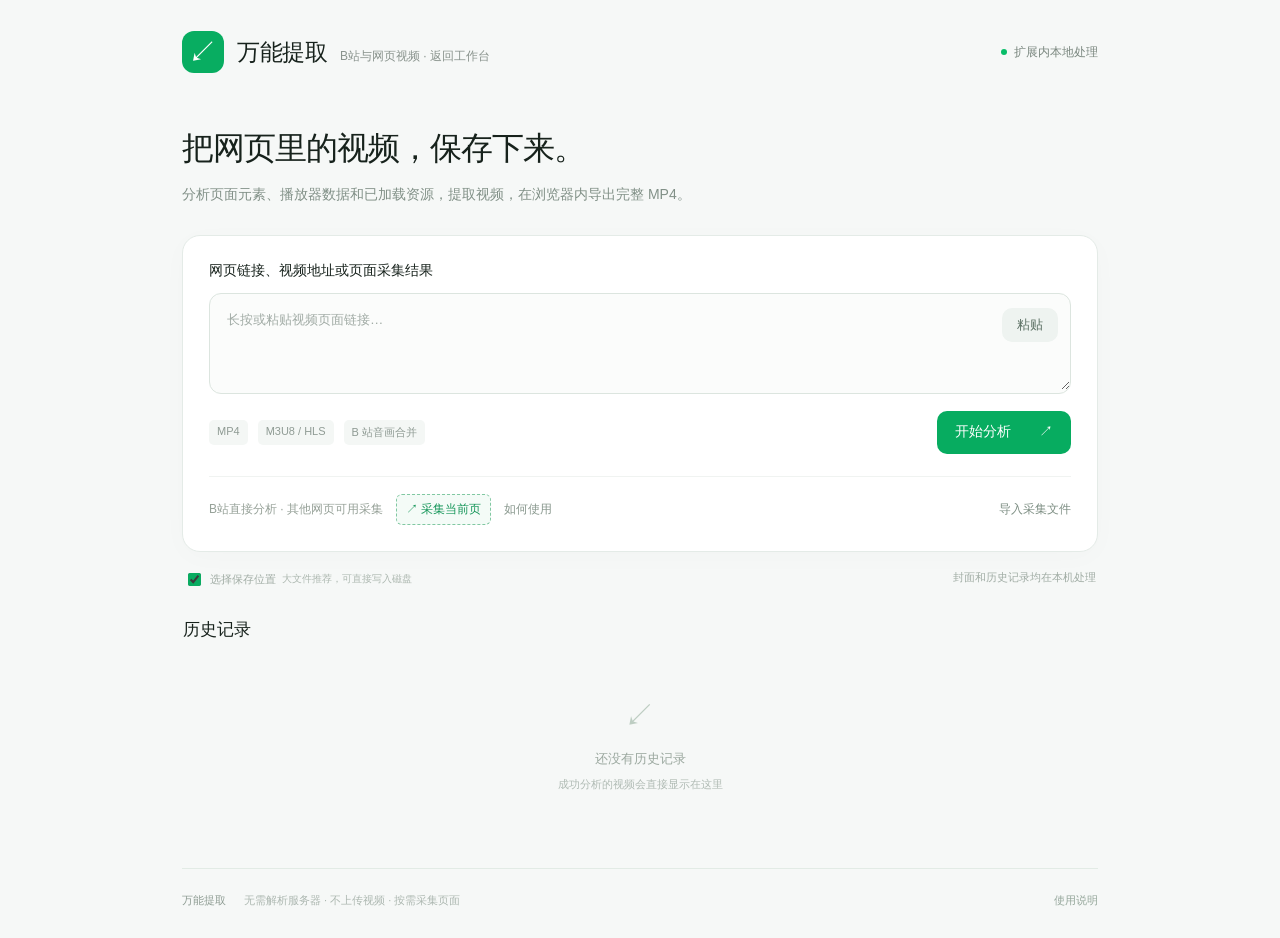
<file: video/index.html>
<!doctype html>
<html lang="zh-CN">
<head>
  <meta charset="utf-8"><meta name="viewport" content="width=device-width,initial-scale=1">
  <meta name="referrer" content="no-referrer"><title>万能提取 · B站与网页视频</title>
  <link rel="stylesheet" href="style.css">
  <script src="lib/bilibili.js" defer></script><script src="lib/collector.js" defer></script><script src="lib/media.js" defer></script><script src="vendor/mux.min.js" defer></script><script src="lib/mp4.js" defer></script><script src="lib/download.js" defer></script><script src="lib/dash.js" defer></script><script src="lib/source-bridge.js" defer></script><script src="lib/player-share.js" defer></script><script src="share-config.js" defer></script><script src="extension-adapter.js" defer></script><script src="app.js" defer></script>
</head>
<body>
  <main>
    <header class="header"><a class="brand" href="../app.html"><span class="brand-icon">↙</span><span>万能提取<small>B站与网页视频 · 返回工作台</small></span></a><span class="local"><i></i> 扩展内本地处理</span></header>
    <section class="intro"><h1>把网页里的视频，保存下来。</h1><p>分析页面元素、播放器数据和已加载资源，提取视频，在浏览器内导出完整 MP4。</p></section>
    <section class="input-card">
      <label for="input">网页链接、视频地址或页面采集结果</label>
      <div class="input-row"><textarea id="input" rows="3" placeholder="长按或粘贴视频页面链接…" maxlength="524288" spellcheck="false"></textarea><button id="paste" class="paste">粘贴</button></div>
      <div class="input-actions"><div class="input-hints"><span>MP4</span><span>M3U8 / HLS</span><span>B 站音画合并</span></div><button id="analyze" class="primary">开始分析 <span>↗</span></button></div>
      <div class="capture-row"><span>B站直接分析 · 其他网页可用采集</span><a id="bookmark" class="bookmark" href="#" draggable="true">↗ 采集当前页</a><button id="helpToggle" class="text">如何使用</button><label class="import-label" for="importFile">导入采集文件</label><input type="file" id="importFile" accept=".json,application/json" hidden></div>
      <div id="captureHelp" class="help" hidden><strong>B站直接粘贴链接即可，无需书签</strong><p>扩展会在后台打开原视频页。若需要登录或验证，打开下方原页面完成后，回到这里重新分析。下载期间保持原视频页面和本工作台打开。</p><strong>其他网页不能直接读取时</strong><ol><li>打开视频所在页面，先播放视频。</li><li>点击书签栏的「采集当前页」。已添加旧书签的用户请重新拖入更新。</li><li>点「返回下载」，选择清晰度并导出 MP4。</li></ol><p>B 站下载时请保持原视频页面打开。清晰度以当前可观看的内容为准。其他网站也可复制采集结果后导入。</p><a id="sourcePage" class="open-source" target="_blank" rel="noopener noreferrer" hidden>打开待分析页面 ↗</a></div>
    </section>
    <div id="status" class="status" role="status" aria-live="polite" hidden></div>
    <section id="resultsSection" hidden><div class="section-title"><h2>提取结果 <span id="resultCount"></span></h2><button id="clearResult" class="text">清空结果</button></div><div id="results"></div></section>
    <section id="job" class="job" hidden aria-live="polite"><div class="job-top"><strong id="jobTitle">准备下载…</strong><button id="cancel" class="text">取消下载</button></div><progress id="progress" max="100" value="0"></progress><div class="job-bottom"><span id="jobDetail"></span><span id="jobPercent"></span></div></section>
    <div class="save-option"><label><input type="checkbox" id="saveAs"> 选择保存位置<small>大文件推荐，可直接写入磁盘</small></label><span>封面和历史记录均在本机处理</span></div>
    <section class="history"><div class="section-title"><h2>历史记录</h2><button id="clearHistory" class="text">清空</button></div><div id="historyList"></div><div id="empty" class="empty"><span>↙</span><p>还没有历史记录</p><small>成功分析的视频会直接显示在这里</small></div></section>
    <footer>万能提取 <span>无需解析服务器 · 不上传视频 · 按需采集页面</span><a href="../guide.html" target="_blank" rel="noopener">使用说明</a></footer>
  </main>
  <dialog id="shareDialog" class="share-dialog"><form method="dialog"><button class="share-close" aria-label="关闭分享">×</button></form><h2>分享纯净播放页</h2><p>对方打开后只显示视频与播放控制。</p><label for="shareUrl" class="sr-only">分享链接</label><input id="shareUrl" readonly><div class="share-actions"><button id="copyShare" class="primary">复制分享链接</button><a id="openShare" target="_blank" rel="noopener noreferrer">打开播放页 ↗</a></div><small>来源视频失效时，分享页也会无法播放。</small><p id="shareStatus" role="status" aria-live="polite"></p></dialog>

</body>
</html>
</file>
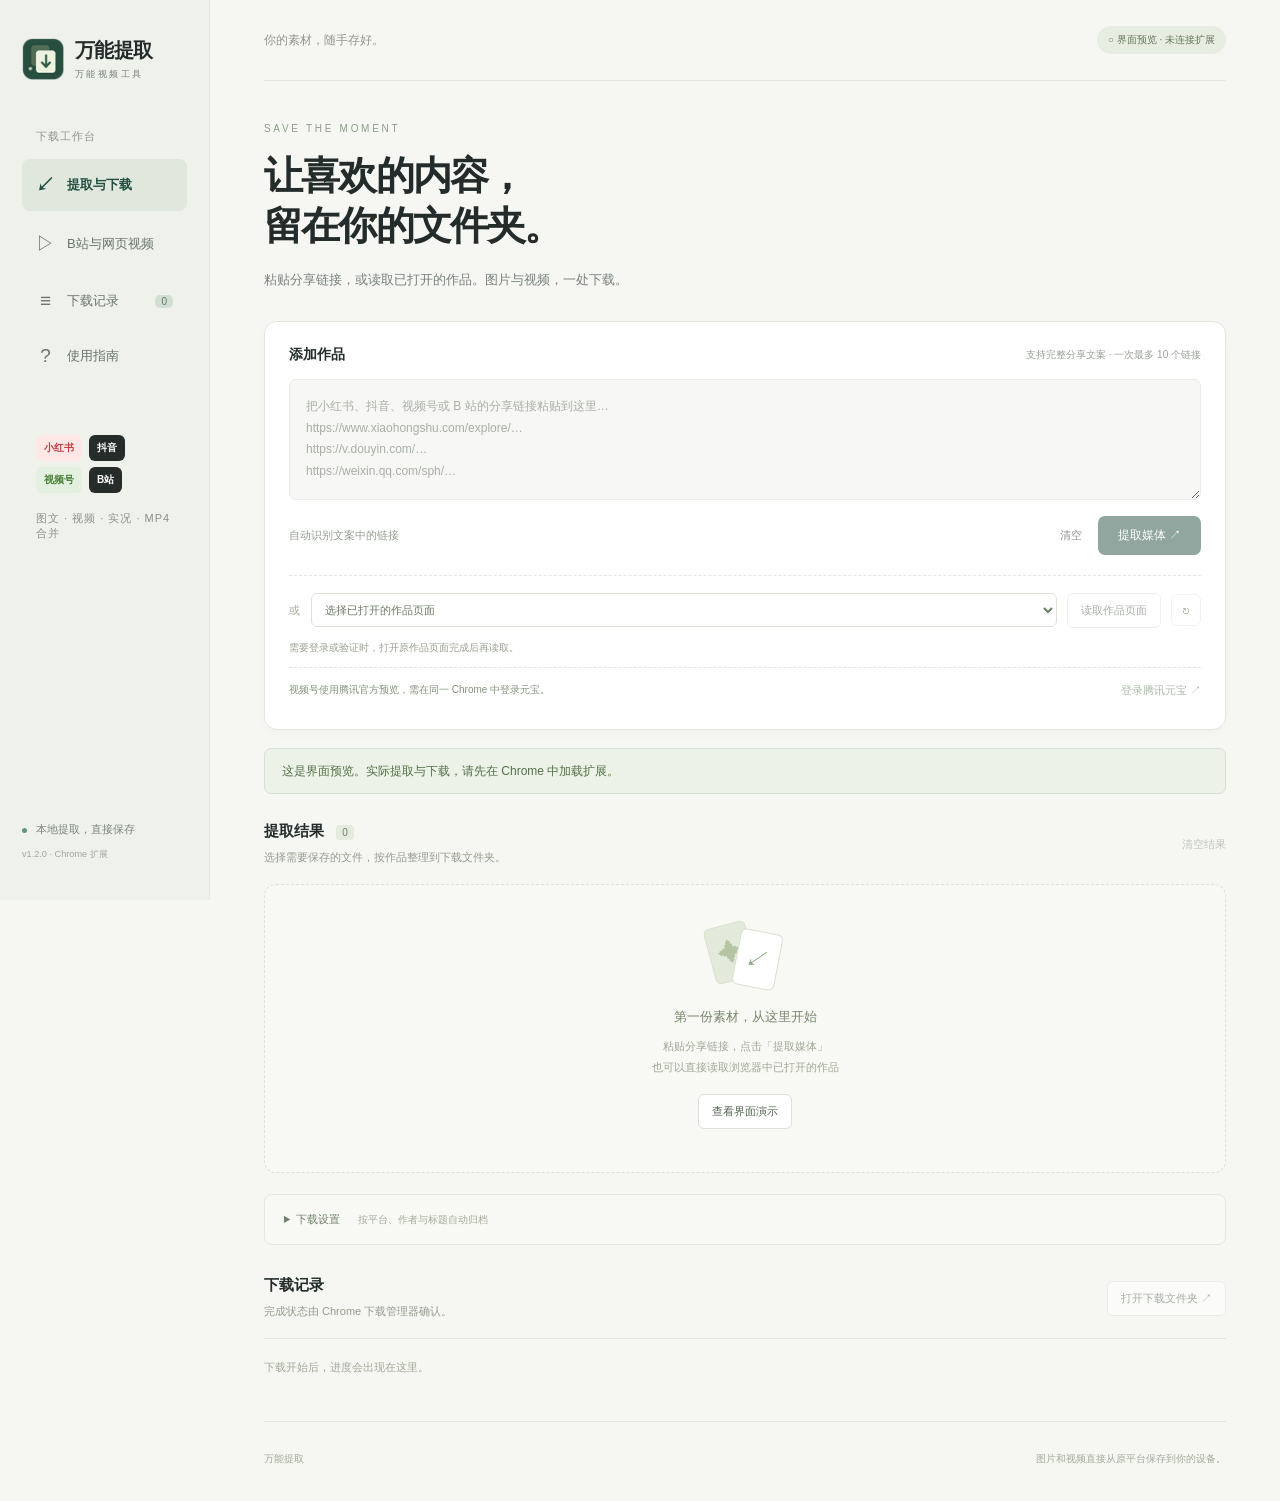
<file: app.html>
<!doctype html>
<html lang="zh-CN">
<head>
  <meta charset="UTF-8">
  <meta name="viewport" content="width=device-width,initial-scale=1">
  <title>万能提取 · 小红书 / 抖音 / 视频号 / B站</title>
  <link rel="icon" href="icons/32.png">
  <link rel="stylesheet" href="app.css">
  <script src="lib/core.js" defer></script>
  <script src="video/lib/bilibili.js" defer></script>
  <script src="app.js" defer></script>
</head>
<body>
  <div class="shell">
    <aside class="sidebar">
      <a class="brand" href="app.html"><img src="icons/48.png" width="42" height="42" alt=""><span>万能提取<small>万能视频工具</small></span></a>
      <p class="side-label">下载工作台</p>
      <a class="nav active" href="#workspace"><span>↙</span> 提取与下载</a>
      <a class="nav" href="video/index.html"><span>▷</span> B站与网页视频</a>
      <a class="nav" href="#history"><span>≡</span> 下载记录 <b id="historyCount">0</b></a>
      <a class="nav" href="guide.html" target="_blank" rel="noopener"><span>?</span> 使用指南</a>
      <div class="supported"><span class="platform-icon xhs">小红书</span><span class="platform-icon dy">抖音</span><span class="platform-icon wx">视频号</span><span class="platform-icon dy">B站</span><p>图文 · 视频 · 实况 · MP4 合并</p></div>
      <div class="side-bottom"><span class="green-dot"></span> 本地提取，直接保存<small>v1.2.0 · Chrome 扩展</small></div>
    </aside>
    <main id="workspace">
      <header class="topbar"><span>你的素材，随手存好。</span><span class="local-badge" id="modeBadge">● 本地工作台</span></header>
      <section class="intro"><p class="eyebrow">SAVE THE MOMENT</p><h1>让喜欢的内容，<br>留在你的文件夹。</h1><p class="intro-copy">粘贴分享链接，或读取已打开的作品。图片与视频，一处下载。</p></section>
      <section class="input-panel">
        <div class="panel-heading"><h2>添加作品</h2><span>支持完整分享文案 · 一次最多 10 个链接</span></div>
        <label class="sr-only" for="shareInput">分享链接或分享文案</label>
        <textarea id="shareInput" rows="4" spellcheck="false" placeholder="把小红书、抖音、视频号或 B 站的分享链接粘贴到这里…&#10;https://www.xiaohongshu.com/explore/…&#10;https://v.douyin.com/…&#10;https://weixin.qq.com/sph/…"></textarea>
        <div class="input-footer"><span id="linkCount">自动识别文案中的链接</span><div><button id="clearInput" class="text-button">清空</button><button id="parseButton" class="primary">提取媒体 <span>↗</span></button></div></div>
        <div class="source-row"><span class="or">或</span><label class="sr-only" for="sourceTab">已打开的作品页面</label><select id="sourceTab"><option value="">选择已打开的作品页面</option></select><button id="readTabButton" class="secondary">读取作品页面</button><button id="refreshTabs" class="icon-button" title="刷新作品页面列表" aria-label="刷新作品页面列表">↻</button></div>
        <p class="note">需要登录或验证时，打开原作品页面完成后再读取。</p>
        <div class="wechat-note"><span>视频号使用腾讯官方预览，需在同一 Chrome 中登录元宝。</span><button id="wechatLogin" class="text-button">登录腾讯元宝 ↗</button></div>
      </section>
      <div id="status" class="status" role="status" aria-live="polite" hidden></div>
      <div id="failures" class="failures"></div>
      <section class="results-section" aria-label="提取结果">
        <div class="section-heading"><div><h2>提取结果 <span class="counter" id="resultCount">0</span></h2><p>选择需要保存的文件，按作品整理到下载文件夹。</p></div><button id="clearResults" class="text-button">清空结果</button></div>
        <div id="results"></div>
        <div id="emptyState" class="empty-state"><div class="empty-art"><span class="art-card back">✦</span><span class="art-card front">↙</span></div><h3>第一份素材，从这里开始</h3><p>粘贴分享链接，点击「提取媒体」<br>也可以直接读取浏览器中已打开的作品</p><button id="demoButton" class="secondary" hidden>查看界面演示</button></div>
      </section>
      <details class="settings"><summary>下载设置 <span>按平台、作者与标题自动归档</span></summary><div class="settings-content"><label for="folder">下载目录名称<input id="folder" type="text" maxlength="40" value="万能提取"></label><label class="checkbox-label"><input id="saveAs" type="checkbox"> 每个文件都询问保存位置</label><p>默认位置：Chrome 下载目录 / <span id="folderHint">万能提取</span> / 平台 / 作者与标题。批量下载建议关闭逐个询问。</p></div></details>
      <section id="history" class="history"><div class="section-heading"><div><h2>下载记录</h2><p>完成状态由 Chrome 下载管理器确认。</p></div><button id="openFolder" class="secondary">打开下载文件夹 ↗</button></div><div id="downloads"><p class="history-empty">下载开始后，进度会出现在这里。</p></div></section>
      <footer>万能提取 <span>图片和视频直接从原平台保存到你的设备。</span></footer>
    </main>
  </div>
  <dialog id="preview"><div class="preview-heading"><h2 id="previewTitle">媒体预览</h2><button id="closePreview" class="icon-button" aria-label="关闭预览">×</button></div><div id="previewBody"></div></dialog>
</body>
</html>
</file>
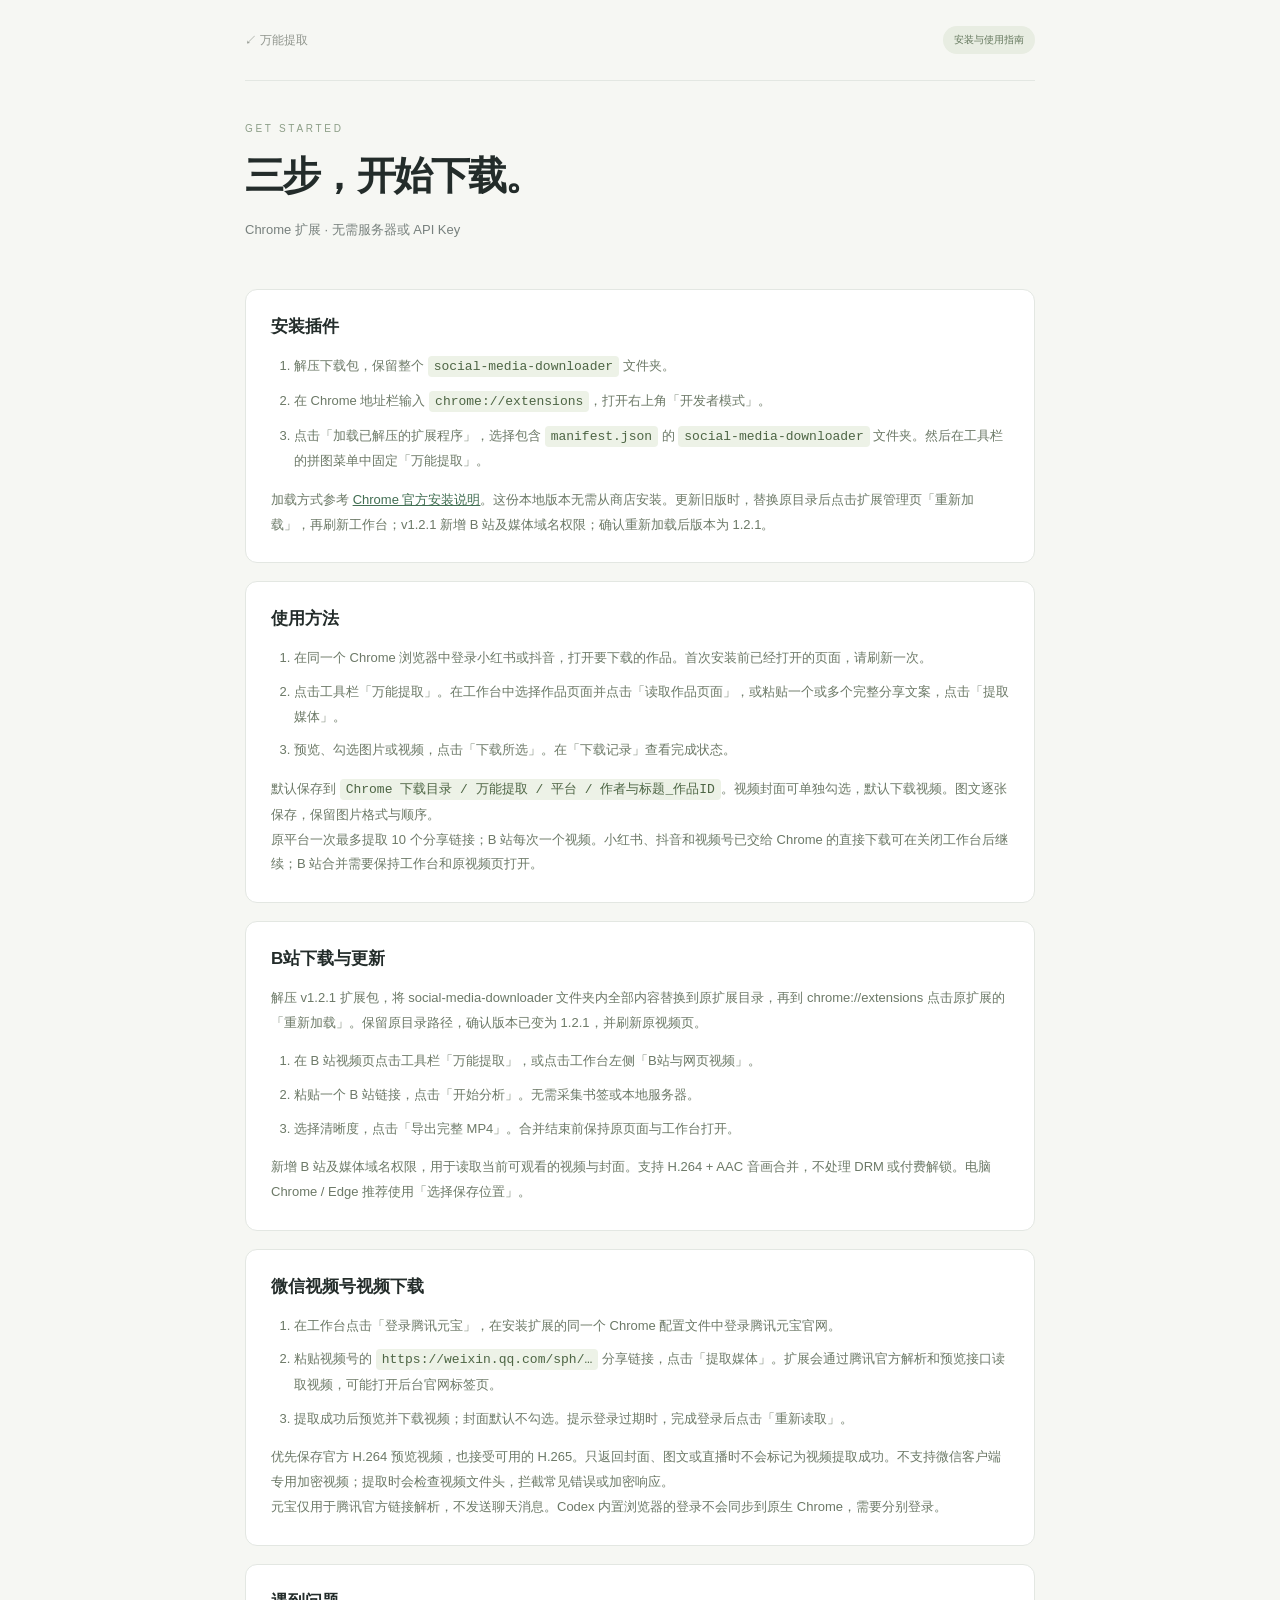
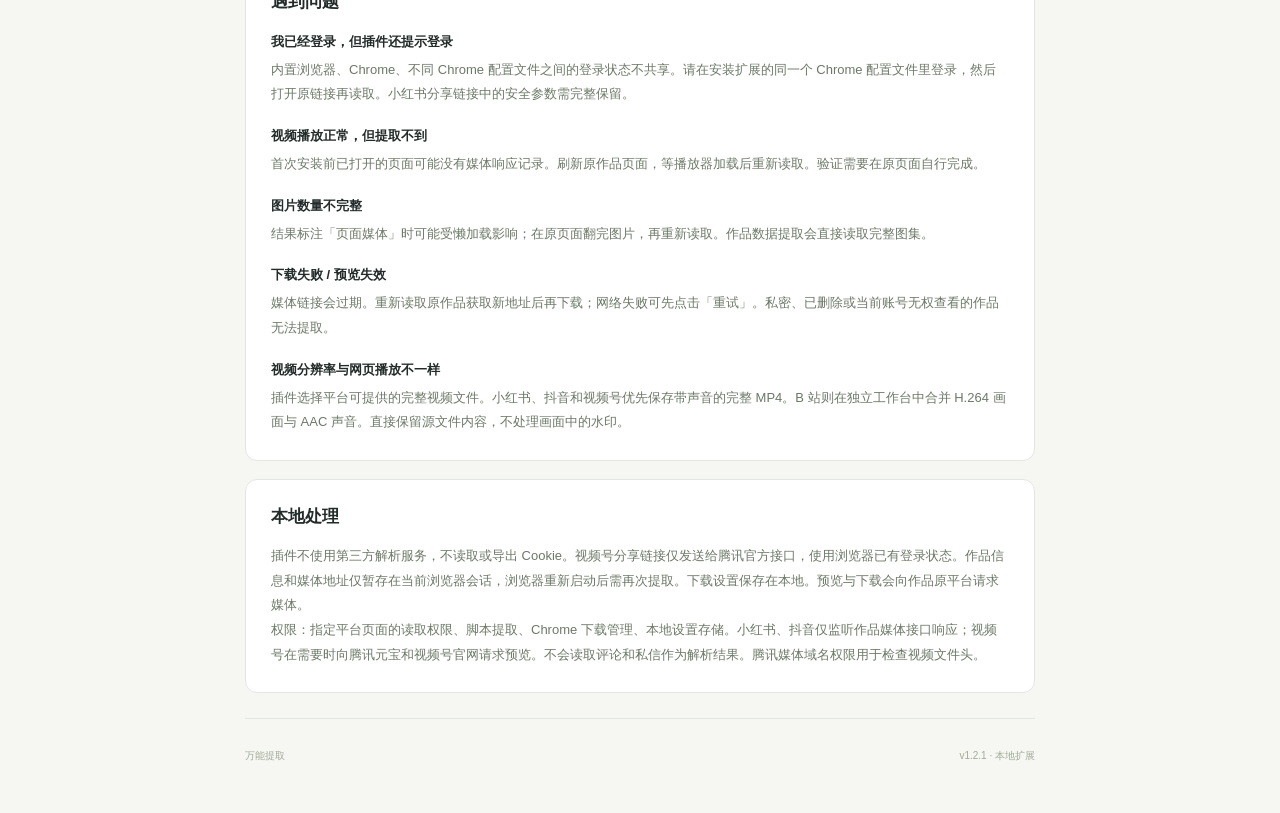
<file: guide.html>
<!doctype html>
<html lang="zh-CN"><head><meta charset="utf-8"><meta name="viewport" content="width=device-width,initial-scale=1"><title>万能提取 · 安装与使用</title><link rel="stylesheet" href="app.css"><style>main{max-width:850px;padding:0 30px 50px}.guide-card{background:white;border:1px solid var(--line);padding:25px;border-radius:12px;margin:18px 0}.guide-card h2{font-size:17px;margin-bottom:16px}.guide-card p,.guide-card li{font-size:13px;line-height:1.9;color:#6c7967}.guide-card li{margin:9px 0}.guide-card code{background:#edf2e7;padding:3px 6px;border-radius:4px;color:#4d6544}.guide-card a{color:#416e52;text-decoration:underline}.guide-card ol{padding-left:23px}.guide-card h3{font-size:13px;margin:20px 0 7px}</style></head><body><main><header class="topbar"><a href="app.html">↙ 万能提取</a><span class="local-badge">安装与使用指南</span></header><section class="intro"><p class="eyebrow">GET STARTED</p><h1>三步，开始下载。</h1><p class="intro-copy">Chrome 扩展 · 无需服务器或 API Key</p></section><section class="guide-card"><h2>安装插件</h2><ol><li>解压下载包，保留整个 <code>social-media-downloader</code> 文件夹。</li><li>在 Chrome 地址栏输入 <code>chrome://extensions</code>，打开右上角「开发者模式」。</li><li>点击「加载已解压的扩展程序」，选择包含 <code>manifest.json</code> 的 <code>social-media-downloader</code> 文件夹。然后在工具栏的拼图菜单中固定「万能提取」。</li></ol><p>加载方式参考 <a href="https://developer.chrome.com/docs/extensions/get-started/tutorial/hello-world#load-unpacked" target="_blank" rel="noopener">Chrome 官方安装说明</a>。这份本地版本无需从商店安装。更新旧版时，替换原目录后点击扩展管理页「重新加载」，再刷新工作台；v1.2.1 新增 B 站及媒体域名权限；确认重新加载后版本为 1.2.1。</p></section><section class="guide-card"><h2>使用方法</h2><ol><li>在同一个 Chrome 浏览器中登录小红书或抖音，打开要下载的作品。首次安装前已经打开的页面，请刷新一次。</li><li>点击工具栏「万能提取」。在工作台中选择作品页面并点击「读取作品页面」，或粘贴一个或多个完整分享文案，点击「提取媒体」。</li><li>预览、勾选图片或视频，点击「下载所选」。在「下载记录」查看完成状态。</li></ol><p>默认保存到 <code>Chrome 下载目录 / 万能提取 / 平台 / 作者与标题_作品ID</code>。视频封面可单独勾选，默认下载视频。图文逐张保存，保留图片格式与顺序。</p><p>原平台一次最多提取 10 个分享链接；B 站每次一个视频。小红书、抖音和视频号已交给 Chrome 的直接下载可在关闭工作台后继续；B 站合并需要保持工作台和原视频页打开。</p></section><section class="guide-card"><h2>B站下载与更新</h2><p>解压 v1.2.1 扩展包，将 social-media-downloader 文件夹内全部内容替换到原扩展目录，再到 chrome://extensions 点击原扩展的「重新加载」。保留原目录路径，确认版本已变为 1.2.1，并刷新原视频页。</p><ol><li>在 B 站视频页点击工具栏「万能提取」，或点击工作台左侧「B站与网页视频」。</li><li>粘贴一个 B 站链接，点击「开始分析」。无需采集书签或本地服务器。</li><li>选择清晰度，点击「导出完整 MP4」。合并结束前保持原页面与工作台打开。</li></ol><p>新增 B 站及媒体域名权限，用于读取当前可观看的视频与封面。支持 H.264 + AAC 音画合并，不处理 DRM 或付费解锁。电脑 Chrome / Edge 推荐使用「选择保存位置」。</p></section><section class="guide-card"><h2>微信视频号视频下载</h2><ol><li>在工作台点击「登录腾讯元宝」，在安装扩展的同一个 Chrome 配置文件中登录腾讯元宝官网。</li><li>粘贴视频号的 <code>https://weixin.qq.com/sph/…</code> 分享链接，点击「提取媒体」。扩展会通过腾讯官方解析和预览接口读取视频，可能打开后台官网标签页。</li><li>提取成功后预览并下载视频；封面默认不勾选。提示登录过期时，完成登录后点击「重新读取」。</li></ol><p>优先保存官方 H.264 预览视频，也接受可用的 H.265。只返回封面、图文或直播时不会标记为视频提取成功。不支持微信客户端专用加密视频；提取时会检查视频文件头，拦截常见错误或加密响应。</p><p>元宝仅用于腾讯官方链接解析，不发送聊天消息。Codex 内置浏览器的登录不会同步到原生 Chrome，需要分别登录。</p></section><section class="guide-card"><h2>遇到问题</h2><h3>我已经登录，但插件还提示登录</h3><p>内置浏览器、Chrome、不同 Chrome 配置文件之间的登录状态不共享。请在安装扩展的同一个 Chrome 配置文件里登录，然后打开原链接再读取。小红书分享链接中的安全参数需完整保留。</p><h3>视频播放正常，但提取不到</h3><p>首次安装前已打开的页面可能没有媒体响应记录。刷新原作品页面，等播放器加载后重新读取。验证需要在原页面自行完成。</p><h3>图片数量不完整</h3><p>结果标注「页面媒体」时可能受懒加载影响；在原页面翻完图片，再重新读取。作品数据提取会直接读取完整图集。</p><h3>下载失败 / 预览失效</h3><p>媒体链接会过期。重新读取原作品获取新地址后再下载；网络失败可先点击「重试」。私密、已删除或当前账号无权查看的作品无法提取。</p><h3>视频分辨率与网页播放不一样</h3><p>插件选择平台可提供的完整视频文件。小红书、抖音和视频号优先保存带声音的完整 MP4。B 站则在独立工作台中合并 H.264 画面与 AAC 声音。直接保留源文件内容，不处理画面中的水印。</p></section><section class="guide-card"><h2>本地处理</h2><p>插件不使用第三方解析服务，不读取或导出 Cookie。视频号分享链接仅发送给腾讯官方接口，使用浏览器已有登录状态。作品信息和媒体地址仅暂存在当前浏览器会话，浏览器重新启动后需再次提取。下载设置保存在本地。预览与下载会向作品原平台请求媒体。</p><p>权限：指定平台页面的读取权限、脚本提取、Chrome 下载管理、本地设置存储。小红书、抖音仅监听作品媒体接口响应；视频号在需要时向腾讯元宝和视频号官网请求预览。不会读取评论和私信作为解析结果。腾讯媒体域名权限用于检查视频文件头。</p></section><footer>万能提取<span>v1.2.1 · 本地扩展</span></footer></main></body></html>
</file>
<file: video/style.css>
:root{font-family:-apple-system,BlinkMacSystemFont,"PingFang SC","Microsoft YaHei",sans-serif;color:#17221c;background:#f6f8f7;font-synthesis:none;font-size:14px}*{box-sizing:border-box}body{margin:0}button,a,input,textarea,select{-webkit-tap-highlight-color:transparent}button{cursor:pointer;font:inherit;border:0;border-radius:10px;padding:11px 18px;font-weight:550;white-space:nowrap}button:disabled{opacity:.45;cursor:wait}a{color:#0b9c58;text-decoration:none}a:hover{text-decoration:underline}button:focus-visible,a:focus-visible,input:focus-visible,textarea:focus-visible,select:focus-visible{outline:3px solid #9be7bf;outline-offset:3px}main{max-width:980px;margin:auto;padding:0 32px}.header{height:104px;display:flex;align-items:center;justify-content:space-between}.brand{display:flex;gap:13px;align-items:center;color:#17221c;font-size:23px;font-weight:650;letter-spacing:-.5px}.brand:hover{text-decoration:none}.brand-icon{width:42px;height:42px;background:#08ad61;display:grid;place-items:center;border-radius:12px;color:#fff;font-size:30px;font-weight:500}.brand small{font-weight:400;font-size:12px;letter-spacing:0;color:#89938d;margin-left:13px}.local{font-size:12px;color:#7a877f;display:flex;align-items:center;gap:7px}.local i{display:block;width:6px;height:6px;background:#07bd68;border-radius:50%}.intro{padding:22px 0 28px}.intro h1{font-size:32px;line-height:1.4;letter-spacing:-1px;font-weight:650;margin:0 0 12px}.intro p{color:#819087;margin:0;line-height:1.7}.input-card{padding:26px;background:#fff;border:1px solid #e4ebe7;border-radius:18px;box-shadow:0 5px 28px #173e2305}.input-card>label{display:block;font-weight:600;margin-bottom:13px}.input-row{position:relative;border:1px solid #dce5df;border-radius:12px;background:#fbfcfb}.input-row:focus-within{border-color:#58be8a}textarea{border:0;outline:none;background:transparent;resize:vertical;width:100%;min-height:96px;max-height:240px;font:14px/1.8 inherit;padding:17px 88px 17px 17px;color:#263c2f;font-family:inherit}textarea::placeholder{color:#a1aba5}.paste{position:absolute;right:12px;top:14px;background:#eef3f0;color:#586d60;padding:8px 15px;font-size:13px}.input-actions{display:flex;align-items:center;justify-content:space-between;margin-top:17px;gap:14px}.primary{background:#07ac60;color:white;min-height:43px}.primary:hover:not(:disabled){background:#069852}.primary span{margin-left:24px}.input-hints{display:flex;gap:10px;font-size:11px;color:#8f9b94}.input-hints span{background:#f4f7f5;padding:5px 8px;border-radius:5px}.capture-row{display:flex;align-items:center;gap:13px;border-top:1px solid #f0f3f1;padding-top:17px;margin-top:22px;flex-wrap:wrap;font-size:12px;color:#96a198}.bookmark{border:1px dashed #81c8a2;border-radius:6px;padding:6px 9px;background:#f4fbf7;font-weight:600;color:#16965a}.text{padding:7px 0;background:transparent;color:#89988e;font-size:12px;font-weight:400}.text:hover{color:#0a9854}.import-label{margin-left:auto;cursor:pointer;color:#7d8e83}.help{font-size:13px;line-height:1.8;background:#f7faf8;border-radius:10px;padding:18px;margin-top:15px;color:#53695c}.help p{margin-bottom:0;font-size:12px;color:#8a998f}.help ol{padding-left:20px;margin:8px 0}.open-source{display:inline-block;margin-top:12px}.status{padding:15px 18px;margin:20px 0;border-radius:12px;background:#eef7f2;color:#376c50;font-size:13px;line-height:1.8}.status.error{background:#fff2ef;color:#a55643}.section-title{display:flex;justify-content:space-between;align-items:center;margin:29px 1px 15px}.section-title h2{font-size:17px;font-weight:600;margin:0}.section-title h2 span{font-size:12px;color:#8c9c92;margin-left:7px}.result-card{background:#fff;border:1px solid #e3ebe6;border-radius:16px;overflow:hidden;margin-bottom:16px}.card-main{display:flex;padding:22px;gap:23px}.cover{width:198px;aspect-ratio:16/10;align-self:flex-start;border-radius:10px;background:#edf4ef;object-fit:cover;flex-shrink:0}.cover-placeholder{display:grid;place-items:center;color:#bdd5c6;font-size:38px}.card-body{flex:1;min-width:0}.card-top{display:flex;gap:8px;align-items:center;margin-bottom:12px}.pill{font-size:10px;color:#16a05f;background:#ecf9f1;padding:4px 7px;border-radius:4px}.domain{font-size:11px;color:#a4ada7;overflow:hidden;white-space:nowrap;text-overflow:ellipsis}.card-title{font-size:17px;margin:0 0 7px;font-weight:600;line-height:1.5;word-break:break-word}.card-meta{font-size:12px;color:#8a9b90;line-height:1.8;margin-bottom:13px}.card-actions{display:flex;gap:9px;flex-wrap:wrap}.card-actions button{font-size:12px;padding:10px 14px}.secondary{color:#119455;background:#edf8f1}.neutral{color:#72877a;background:#f3f6f4}.link-row{background:#fafcfb;border-top:1px solid #edf2ee;padding:11px 20px;display:flex;align-items:center;gap:15px;font-size:11px;color:#9ba79f}.link-row code{flex:1;min-width:0;white-space:nowrap;overflow:hidden;text-overflow:ellipsis;font-family:inherit}.link-row button{background:transparent;padding:5px 0;color:#089d55;font-size:11px}.qualities{font:12px inherit;border:1px solid #dbe8df;border-radius:6px;padding:5px 8px;background:white;color:#526c5c;margin-bottom:13px}.resource-error{font-size:12px;color:#ac654d;margin:10px 0;line-height:1.7}.format-note{font-size:11px;line-height:1.7;color:#96a39b;margin-top:12px}.found-in{font-size:10px;color:#9dacA2}.job{background:#fff;border:1px solid #bce4cd;border-radius:14px;padding:21px;margin-top:20px;scroll-margin-top:25px}.job-top,.job-bottom{display:flex;align-items:center;justify-content:space-between;gap:14px}.job-top strong{font-size:14px}.job-bottom{font-size:11px;color:#8b9c91;margin-top:8px}progress{width:100%;height:6px;border:0;background:#edf3ef;border-radius:9px;display:block;margin-top:15px;accent-color:#0aad60}progress::-webkit-progress-bar{background:#edf3ef;border-radius:9px}progress::-webkit-progress-value{background:#0aad60;border-radius:9px}.save-option{display:flex;justify-content:space-between;gap:12px;margin:18px 2px;font-size:11px;color:#a0aca4}.save-option label{display:flex;align-items:center;gap:6px;cursor:pointer}.save-option small{font-size:10px;color:#adb8b0}.save-option input{accent-color:#09ac61}.history{margin-top:26px}.empty{text-align:center;padding:38px 10px 46px;color:#9ba89f}.empty>span{font-size:32px;color:#bdcdc2}.empty p{font-size:13px;margin:12px 0 7px}.empty small{font-size:11px;color:#b0bbb4}.history-row{background:#fff;border:1px solid #e8eeea;border-radius:12px;padding:16px 19px;margin-bottom:10px;display:flex;gap:16px;align-items:center}.history-cover{width:62px;height:49px;border-radius:6px;background:#edf5ef;object-fit:cover;display:grid;place-items:center;color:#abc9b7;flex-shrink:0}.history-info{flex:1;min-width:0}.history-info strong{font-size:13px;font-weight:550;display:block;text-overflow:ellipsis;overflow:hidden;white-space:nowrap}.history-info small{font-size:10px;color:#9eafa3;display:block;margin-top:6px}.history-row button{font-size:11px;padding:9px 13px}.history-row .remove{background:transparent;color:#b1bcb5;padding:5px;font-size:18px}footer{border-top:1px solid #e2ebe5;display:flex;align-items:center;gap:18px;padding:24px 0 30px;margin-top:30px;color:#8f9d94;font-size:11px}footer span{color:#acb7b0}footer a{margin-left:auto;color:#94a69a}dialog{border:0;border-radius:14px;padding:20px;background:#18221b;max-width:900px;width:90%}dialog::backdrop{background:#000b}dialog video{width:100%;max-height:70vh}.close-preview{position:absolute;right:5px;top:0;background:transparent;color:white;font-size:25px;padding:0 8px}.sr-only{position:absolute;width:1px;height:1px;overflow:hidden;clip:rect(0,0,0,0)}[hidden]{display:none!important}@media(max-width:650px){main{padding:0 18px}.header{height:82px}.brand{font-size:20px}.local{font-size:10px}.brand small{display:none}.intro{padding:16px 0 23px}.intro h1{font-size:25px}.intro p{font-size:12px}.input-card{padding:18px}.input-hints span:last-child{display:none}.input-actions .primary{padding:11px 17px}.primary span{margin-left:10px}.input-hints{gap:5px}.import-label{margin-left:0}.card-main{flex-direction:column;padding:18px;gap:16px}.cover{width:100%;aspect-ratio:16/9;max-height:220px}.card-title{font-size:16px}.card-actions{gap:7px}.save-option{flex-direction:column;gap:10px}.history-row{padding:13px;gap:10px}.history-cover{width:50px}.history-row button{padding:8px}.history-info{max-width:55%}footer{flex-wrap:wrap;gap:9px}footer span{font-size:10px}footer a{margin-left:0}.link-row{gap:10px;padding:11px 17px}}

.share-dialog{width:min(520px,calc(100vw - 32px));padding:28px;background:#fff;color:#17221c;border-radius:18px}.share-dialog h2{font-size:20px;margin:0 0 12px}.share-dialog p{font-size:13px;line-height:1.7;color:#72877a}.share-dialog input{width:100%;padding:12px;border:1px solid #dce5df;border-radius:9px;background:#f7faf8;color:#425e4c;font:12px/1.6 monospace}.share-actions{display:flex;gap:20px;align-items:center;margin:18px 0}.share-actions a{font-size:13px}.share-dialog small{color:#8d9b92;font-size:11px}.share-close{position:absolute;right:13px;top:9px;background:transparent;color:#8d9b92;font-size:25px;padding:4px 8px}.share-dialog #shareStatus{margin:10px 0 0;min-height:20px}
</file>
<file: app.css>
:root{color-scheme:light;--ink:#232c2a;--muted:#77807d;--green:#244e41;--line:#e3e7e2;--paper:#f6f7f3;--white:#fff;--tint:#edf3ec;--red:#bd4b43;font-family:-apple-system,BlinkMacSystemFont,"Segoe UI","PingFang SC","Microsoft YaHei",sans-serif}
*{box-sizing:border-box}body{margin:0;background:var(--paper);color:var(--ink);font-size:14px}button,input,textarea,select{font:inherit}button,a,input,textarea,select{ -webkit-tap-highlight-color:transparent}button{cursor:pointer}button:disabled{cursor:default;opacity:.5}a{color:inherit;text-decoration:none}button{border:0}button:focus-visible,a:focus-visible,summary:focus-visible{outline:3px solid #91b7a2;outline-offset:4px}input:focus,textarea:focus,select:focus{outline:2px solid #91b7a2;outline-offset:2px}h1,h2,h3,p{margin:0}.shell{max-width:1600px;margin:auto;display:grid;grid-template-columns:210px minmax(0,1fr)}.sidebar{padding:37px 22px;position:sticky;top:0;height:100vh;border-right:1px solid var(--line);background:#eff1eb;display:flex;flex-direction:column}.brand{display:flex;align-items:center;gap:11px;font-weight:650;font-size:20px;letter-spacing:-.6px}.brand small{display:block;font-size:9px;letter-spacing:2.4px;font-weight:500;color:var(--muted);margin-top:4px}.side-label{font-size:11px;letter-spacing:1px;color:#909891;margin:48px 14px 15px}.nav{padding:13px 14px;border-radius:8px;margin-bottom:7px;color:#68756d;display:flex;align-items:center;gap:12px;font-size:13px}.nav>span{font-size:19px;width:19px;text-align:center}.nav.active{background:#e0e7dd;color:var(--green);font-weight:600}.nav b{margin-left:auto;background:#d1dfd2;padding:1px 6px;border-radius:5px;font-size:10px;font-weight:500}.nav:hover{background:#e2e8de}.supported{margin:48px 14px 0}.platform-icon{display:inline-flex;align-items:center;justify-content:center;padding:6px 8px;border-radius:6px;font-size:10px;font-weight:650;margin-right:7px}.xhs{background:#ffe7e6;color:#c33e45}.dy{background:#252c2a;color:#fff}.supported p{color:#8b938b;font-size:11px;margin-top:12px;letter-spacing:1px}.side-bottom{margin-top:auto;font-size:11px;color:#7b867e;line-height:2}.side-bottom small{display:block;margin-top:5px;color:#a0a79d}.green-dot{width:5px;height:5px;display:inline-block;border-radius:50%;background:#609779;margin-right:6px}main{max-width:1130px;width:100%;padding:0 54px 30px;margin:0 auto}.topbar{height:81px;border-bottom:1px solid var(--line);display:flex;align-items:center;justify-content:space-between;font-size:12px;color:#90958d}.local-badge{font-size:10px;background:#e8ede2;color:#63775c;padding:7px 11px;border-radius:30px}.intro{padding:42px 0 30px}.eyebrow{font-size:10px;letter-spacing:2.7px;color:#8c9e87;margin-bottom:17px}h1{font-weight:600;font-size:39px;letter-spacing:-1.8px;line-height:1.28}.intro-copy{font-size:13px;color:var(--muted);margin-top:17px;line-height:1.8}.input-panel{background:var(--white);border:1px solid var(--line);border-radius:13px;padding:24px;box-shadow:0 4px 12px #2b392105}.panel-heading{display:flex;align-items:center;justify-content:space-between;margin-bottom:15px}.panel-heading h2{font-size:14px;font-weight:650}.panel-heading>span{color:#98a096;font-size:10px}textarea{resize:vertical;min-height:108px;width:100%;padding:16px;background:#f7f8f5;border:1px solid #e9ece6;border-radius:7px;line-height:1.8;font-size:12px;color:#48594c}textarea::placeholder{color:#a8afa5;font-size:12px}.input-footer{display:flex;align-items:center;justify-content:space-between;margin-top:13px}.input-footer>span{color:#949d91;font-size:11px}.input-footer>div{display:flex;gap:16px;align-items:center}.primary{padding:11px 20px;border-radius:7px;background:var(--green);color:white;font-size:12px;font-weight:500}.primary:hover{background:#386554}.primary>span{margin-left:18px}.secondary{padding:9px 13px;background:white;border:1px solid #dce3d8;border-radius:6px;color:#52664f;font-size:11px;white-space:nowrap}.secondary:hover{background:#f1f5ed}.text-button{background:none;font-size:11px;color:#8a9686;padding:7px 0}.text-button:hover{color:var(--green)}.icon-button{border:1px solid var(--line);border-radius:6px;padding:6px 10px;background:white;color:#71866a;font-size:16px}.source-row{display:flex;gap:10px;align-items:center;border-top:1px dashed var(--line);margin-top:20px;padding-top:17px}.or{font-size:11px;color:#a1aa9b;margin-right:1px}select{border:1px solid #e0e5dc;border-radius:6px;padding:9px;background:#fff;min-width:0;flex:1;font-size:11px;color:#6d7b67}.note{font-size:10px;color:#97a090;margin-top:13px}.section-heading{display:flex;align-items:center;justify-content:space-between;margin:28px 0 17px;gap:15px}.section-heading h2{font-size:15px;font-weight:600}.section-heading p{font-size:11px;color:#939c8b;margin-top:7px;line-height:1.7}.counter{font-size:10px;vertical-align:middle;font-weight:400;margin-left:8px;padding:2px 6px;background:#e5ebde;border-radius:4px;color:#718269}.empty-state{text-align:center;padding:39px 20px 43px;border:1px dashed #dbe1d4;border-radius:12px;background:#f8f9f5}.empty-art{height:66px;position:relative;width:86px;margin:0 auto 18px}.art-card{display:grid;place-items:center;width:43px;height:57px;position:absolute;border-radius:6px;border:1px solid #d8e1cf;font-size:25px}.art-card.back{background:#e4eadb;transform:rotate(-15deg);left:7px;top:0;color:#b5c4a3}.art-card.front{background:#fff;transform:rotate(11deg);left:34px;top:7px;color:#8eaa7d}.empty-state h3{font-size:13px;font-weight:500;color:#76856b}.empty-state p{font-size:11px;line-height:1.9;color:#a0a895;margin-top:10px}.empty-state .secondary{margin-top:17px}.status{padding:12px 17px;border:1px solid #d4e2d0;border-radius:7px;background:#ecf2e7;color:#527046;font-size:12px;margin-top:18px;line-height:1.7}.status.error{background:#fff0eb;border-color:#efdcd5;color:#a25e4f}.status.busy:before{content:"";display:inline-block;border:2px solid #c0d4b6;border-top-color:#66885a;width:11px;height:11px;border-radius:50%;margin-right:9px;animation:spin 1s linear infinite;vertical-align:-2px}@keyframes spin{to{transform:rotate(360deg)}}.failure{padding:14px 18px;margin-top:13px;background:#fff7f2;border:1px solid #eaded4;border-radius:8px;display:flex;gap:15px;align-items:center;justify-content:space-between}.failure p{font-size:11px;color:#956c58;line-height:1.8}.failure small{display:block;max-width:480px;overflow:hidden;text-overflow:ellipsis;white-space:nowrap;font-size:10px;color:#b59a8b}.failure>div:last-child{display:flex;gap:8px;flex-shrink:0}.post{background:#fff;border:1px solid var(--line);border-radius:11px;margin-bottom:18px;padding:20px}.post-header{display:flex;align-items:flex-start;gap:11px}.post-header .platform-icon{flex-shrink:0;margin-top:1px;padding:6px 8px}.post-info{min-width:0;flex:1}.post-info h3{font-size:14px;font-weight:550;line-height:1.6;overflow-wrap:anywhere}.post-info p{margin-top:6px;font-size:10px;color:#95a08d}.post-actions{display:flex;gap:11px;flex-shrink:0}.warning{font-size:10px;color:#af8a59;background:#faf7ee;padding:8px 11px;border-radius:5px;margin-top:12px;line-height:1.7}.gallery{display:grid;grid-template-columns:repeat(auto-fill,minmax(140px,1fr));gap:13px;margin-top:20px}.media-card{border:1px solid #e7ece1;border-radius:8px;overflow:hidden;position:relative;background:#f8faf4}.media-card.selected{border-color:#92ab83;box-shadow:0 0 0 1px #92ab8340}.media-thumb{height:174px;width:100%;border:0;background:#eff1ea;display:block;padding:0;position:relative}.media-thumb img{width:100%;height:100%;object-fit:contain}.media-thumb .play-mark{background:#315546;color:white;width:39px;height:39px;border-radius:50%;display:grid;place-items:center;position:absolute;left:calc(50% - 20px);top:calc(50% - 20px);box-shadow:0 2px 10px #1a352132}.video-placeholder{display:grid;place-items:center;width:100%;height:100%;background:linear-gradient(150deg,#e6eddf,#d0dbc6);color:#839976;letter-spacing:4px;font-size:11px}.media-select{position:absolute;right:8px;top:8px;z-index:1;background:#ffffffde;border-radius:4px;padding:4px;display:flex;cursor:pointer}.media-select input{accent-color:var(--green);margin:0;width:14px;height:14px}.media-caption{padding:11px;display:flex;align-items:center;justify-content:space-between;gap:4px}.media-caption>span{font-size:10px;color:#77896a;white-space:nowrap}.media-caption small{font-size:9px;color:#a3ad9a}.post-footer{display:flex;align-items:center;justify-content:space-between;padding-top:17px;margin-top:15px;border-top:1px solid #edf0e8;gap:12px}.selection-actions{display:flex;align-items:center;gap:13px;font-size:11px;color:#a0a997}.selection-count{color:#6e825d}.settings{padding:17px 19px;border:1px solid var(--line);border-radius:8px;background:#f8f9f5;margin-top:21px}.settings summary{font-size:11px;color:#71816a;cursor:pointer}.settings summary>span{font-size:10px;color:#a3ac9b;margin-left:15px}.settings-content{padding-top:18px;display:flex;gap:20px;flex-wrap:wrap;align-items:center;font-size:11px;color:#849179}.settings-content input[type=text]{margin-left:10px;width:140px;padding:7px 9px;border:1px solid #dce4d5;border-radius:5px;color:#6f8164;background:#fff}.checkbox-label{display:flex;align-items:center;gap:6px}.checkbox-label input{accent-color:var(--green)}.settings-content p{flex-basis:100%;font-size:10px;color:#98a08d;line-height:1.7}.history{margin-top:31px}.history-empty{font-size:11px;color:#a0a896;border-top:1px solid var(--line);padding:21px 0}.download-row{display:grid;grid-template-columns:32px minmax(0,1fr) 120px 65px;gap:10px;align-items:center;padding:14px 0;border-top:1px solid var(--line)}.download-icon{font-size:18px;color:#829573}.download-title{font-size:11px;overflow:hidden;text-overflow:ellipsis;white-space:nowrap}.download-path{font-size:9px;color:#9ba68f;margin-top:5px;overflow:hidden;text-overflow:ellipsis;white-space:nowrap}.download-state{font-size:10px;color:#839671;text-align:right;line-height:1.8}.download-state.failed{color:#b87966}.download-row .secondary{font-size:10px;padding:6px 10px}.progress{height:3px;margin-top:7px;background:#e5ebdd;border-radius:3px;overflow:hidden}.progress span{display:block;height:100%;background:#8da477}.download-action{min-width:1px}footer{font-size:10px;color:#a1aa97;padding:30px 0 5px;display:flex;justify-content:space-between;border-top:1px solid var(--line);margin-top:25px;gap:12px}dialog{max-width:850px;width:90vw;padding:20px;border:1px solid #dbe3d4;border-radius:12px;box-shadow:0 30px 100px #19332333;background:#f7f9f2}dialog::backdrop{background:#1f2b25bb;backdrop-filter:blur(4px)}.preview-heading{display:flex;justify-content:space-between;align-items:center;margin-bottom:15px}.preview-heading h2{font-size:13px;color:#536e46}.preview-heading .icon-button{font-size:22px}#previewBody{text-align:center}#previewBody img,#previewBody video{max-width:100%;max-height:75vh;object-fit:contain}#previewBody video{width:100%;background:#18241b}#previewBody p{font-size:11px;color:#7b9071;margin-top:10px}.sr-only{position:absolute;width:1px;height:1px;padding:0;margin:-1px;overflow:hidden;clip:rect(0,0,0,0);white-space:nowrap;border:0}[hidden]{display:none!important}
@media(min-width:1450px){main{padding-left:76px;padding-right:76px}.intro{padding-top:48px}.gallery{grid-template-columns:repeat(auto-fill,minmax(165px,1fr))}}
@media(max-width:1000px){.shell{grid-template-columns:174px minmax(0,1fr)}.sidebar{padding:30px 15px}.brand{font-size:17px}.brand img{width:34px;height:34px}main{padding:0 30px 20px}h1{font-size:33px}.panel-heading>span{font-size:9px}.post-header{flex-wrap:wrap}.post-actions{margin-left:auto}.post-footer{flex-wrap:wrap}}
@media(max-width:730px){.shell{display:block}.sidebar{position:static;height:auto;border:0;padding:16px 20px;flex-direction:row;align-items:center;justify-content:space-between}.brand small{display:none}.nav,.side-label,.supported,.side-bottom{display:none}main{padding:0 18px 20px}.topbar{height:50px}.intro{padding:27px 0 23px}h1{font-size:30px}.intro-copy{font-size:11px}.panel-heading>span{max-width:135px;text-align:right;line-height:1.7}.input-panel{padding:16px}.source-row{flex-wrap:wrap}.source-row select{min-width:70%}.source-row .secondary{margin-left:19px;flex:1}.gallery{grid-template-columns:repeat(2,minmax(0,1fr))}.media-thumb{height:180px}.selection-actions{gap:9px}.post{padding:14px}.post-footer .primary{margin-left:auto}.failure{flex-direction:column;align-items:flex-start}.settings summary>span{display:none}.download-row{grid-template-columns:22px minmax(0,1fr) 85px;gap:7px}.download-action{grid-column:3}.history .secondary{padding:8px}footer span{max-width:200px;text-align:right}.section-heading p{max-width:215px}}
@media(prefers-reduced-motion:reduce){.status.busy:before{animation:none}}
.wx{background:#e4f0df;color:#498037}.supported .platform-icon{margin-bottom:6px}.wechat-note{display:flex;align-items:center;justify-content:space-between;gap:10px;border-top:1px dashed var(--line);margin-top:12px;padding-top:8px;font-size:10px;color:#83917b}.wechat-note .text-button{white-space:nowrap;color:#52784d}.failure>div:last-child{flex-wrap:wrap;justify-content:flex-end}
@media(max-width:730px){.wechat-note{align-items:flex-start;line-height:1.8}.wechat-note .text-button{padding-top:0}.failure>div:last-child{justify-content:flex-start}}

.download-error{font-size:10px;color:#a25e4f;line-height:1.6;margin-top:5px;overflow-wrap:anywhere}
</file>
